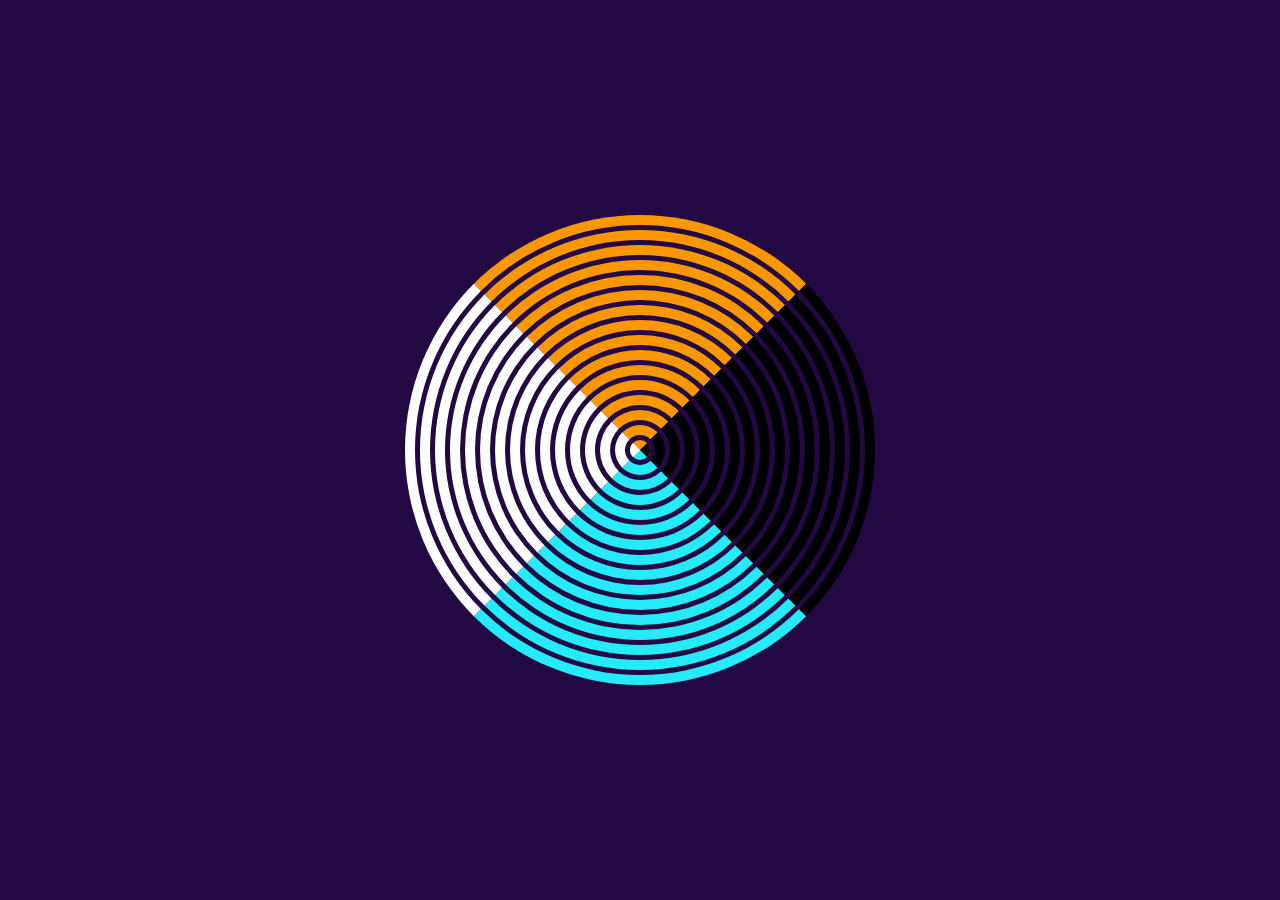
<file: spinning.html>
<!DOCTYPE html>
<html lang="en">
<head>
    <meta charset="UTF-8">
    <meta http-equiv="X-UA-Compatible" content="IE=edge">
    <meta name="viewport" content="width=device-width, initial-scale=1.0">
    <title>Document</title>
    <style>
    * {
    margin: 0;
    padding: 0;
    box-sizing: border-box;
  }
  body {
    min-height: 100vh;
    display: flex;
    justify-content: center;
    align-items: center;
    overflow: hidden;
    background: #230943;
  }
  
  .thing {
    display: flex;
    justify-content: center;
    align-items: center;
    margin: 5px;
    border: 10px solid transparent;
    border-color: #fb9701 #000000 #25EAF7 #ffffff;
   border-radius: 100%;
    animation: thing 10s cubic-bezier(0.70, -0.14, 0.79, 1.22) infinite;
  }
  @keyframes thing {
    100% {
      transform: rotateZ(1turn);
    }
  }</style>
</head>
<body>
    
<div class="thing">
  <div class="thing">
    <div class="thing">
      <div class="thing">
        <div class="thing">
          <div class="thing">
            <div class="thing">
              <div class="thing">
                <div class="thing">
                  <div class="thing">
                    <div class="thing">
                      <div class="thing">
                        <div class="thing">
                          <div class="thing">
                            <div class="thing">
                              <div class="thing">
                              </div>
                            </div>
                          </div>
                        </div>
                      </div>
                    </div>
                  </div>
                </div>
              </div>
            </div>
          </div>
        </div>
      </div>
    </div>
  </div>
</div>
</body>
</html>
</file>
